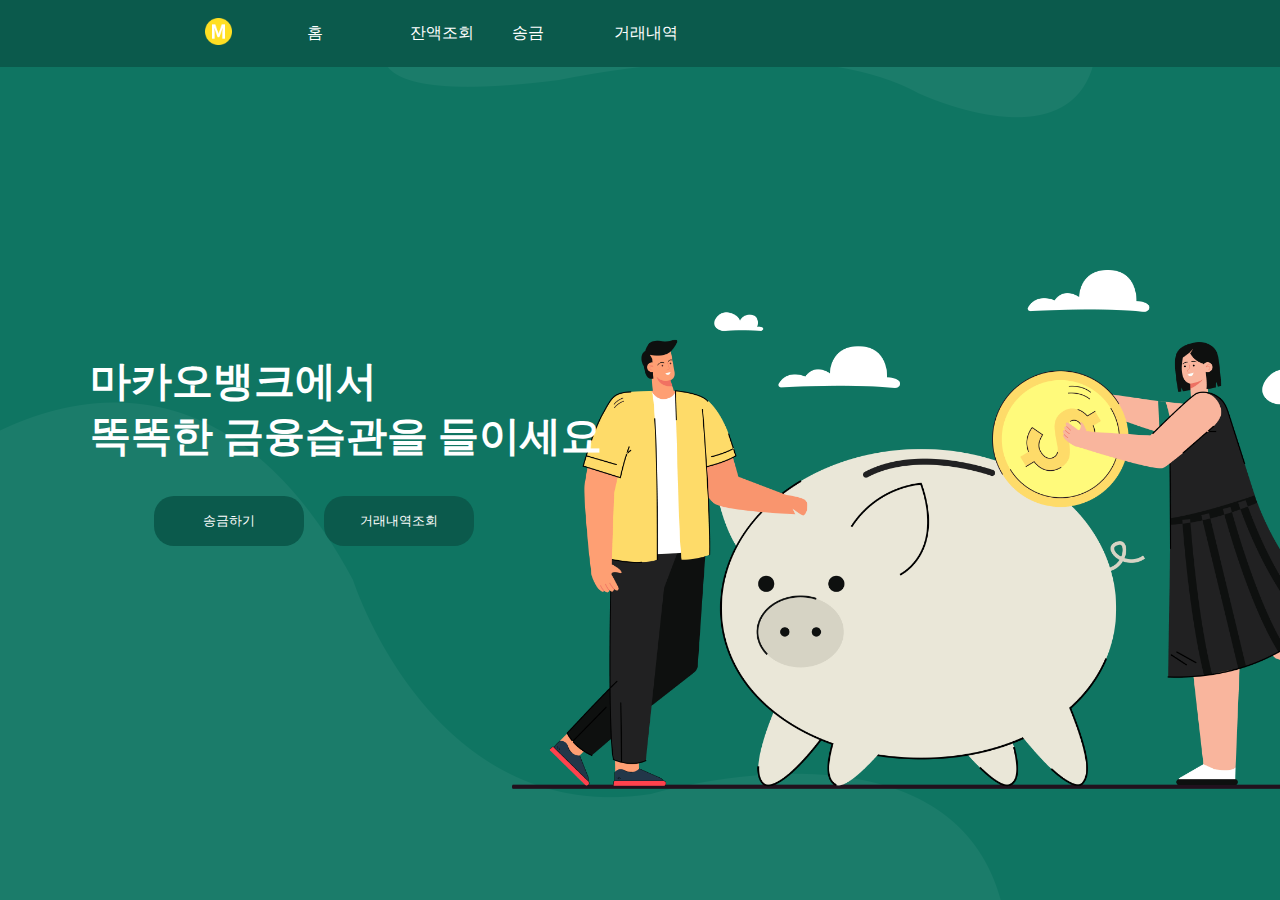
<file: index.html>
<!DOCTYPE html>
<html lang="ko">
    <head>
        <meta charset="UTF-8">
        <link rel="stylesheet" href="css/header.css" />
        <link rel="stylesheet" href="css/home.css" /> 
        <title>마카오 뱅크</title>
    </head>
    <body>

        <!---Header-->
        <header>
            <nav class="menu_bar">
                <div class="button">
                    <ul class="menu">
                        <li class="logo"><a href="https://seouldream.github.io/week06-HTML/"><img class="logo_image" src="image/logo.png" alt="">
                        </a></li>
                        <li><a href="https://seouldream.github.io/week06-HTML/">홈</a></li>
                        <li><a href="https://seouldream.github.io/week06-HTML/account">잔액조회</a></li>
                        <li><a href="https://seouldream.github.io/week06-HTML/transfer">송금</a></li>
                        <li><a href="https://seouldream.github.io/week06-HTML/transaction">거래내역</a></li>
                    </ul>
                </div>
            </nav>
        </header>

        <!-----Header-->
        
        <img src-="image/man.png" alt="">
        <section class="main">
            <article>
            <div class="home_text">
                <h2 class="title"><strong>마카오뱅크에서</strong>
                    <br> 똑똑한 금융습관을 들이세요</h2>
            </div>
            <div class="button">
                <span>
                <button class="mainButton"><a href="https://seouldream.github.io/week06-HTML/transfer">송금하기</a></button>
                </span>
                <span>
                <button class="mainButton"><a href="https://seouldream.github.io/week06-HTML/transaction">거래내역조회</a></button>
                </span>
            </div>   
            </div>
            <div class="mainImage"></div>
            </div>
            </article>
        </section>
    </body>
</html>
</file>
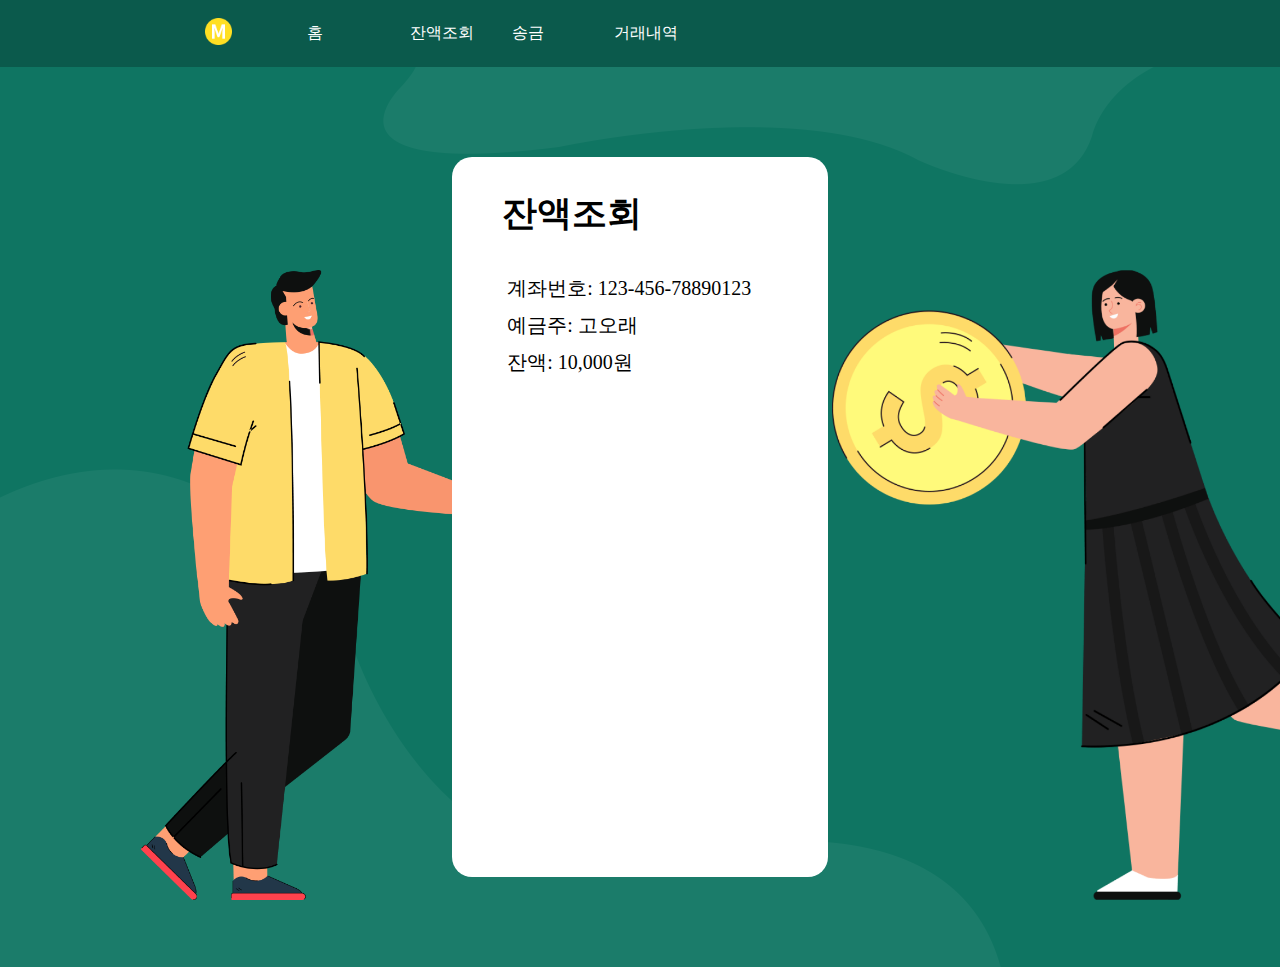
<file: account.html>
<!DOCTYPE html>
<html lang="ko">
    <head>
        <meta charset="UTF-8">
        <link rel="stylesheet" href="css/header.css" />
        <link rel="stylesheet" href="css/account.css" />
        <title>마카오 뱅크</title>
    </head>
    <body>

        <!---Header-->
        <header>
            <nav class="menu_bar">
                <div class="button">
                    <ul class="menu">
                        <li class="logo"><a href="https://seouldream.github.io/week06-HTML/"><img class="logo_image" src="image/logo.png" alt="">
                        </a></li>
                        <li><a href="https://seouldream.github.io/week06-HTML/">홈</a></li>
                        <li><a href="https://seouldream.github.io/week06-HTML/account">잔액조회</a></li>
                        <li><a href="https://seouldream.github.io/week06-HTML/transfer">송금</a></li>
                        <li><a href="https://seouldream.github.io/week06-HTML/transaction">거래내역</a></li>
                    </ul>
                </div>
            </nav>
        </header>

        <!-----Header-->
    <main>
        <div class="white_box">
            <div class="title"><strong>잔액조회</strong></div>
            <div class="account_list"> 
                <p>계좌번호: 123-456-78890123</p>
                <p>예금주: 고오래</p>
                <p>잔액: 10,000원</p>
            </div>
        </div>
        <div class="man_image"></div>
        <div class="woman_image"></div>
    </main>
    </body>
</html>
</file>
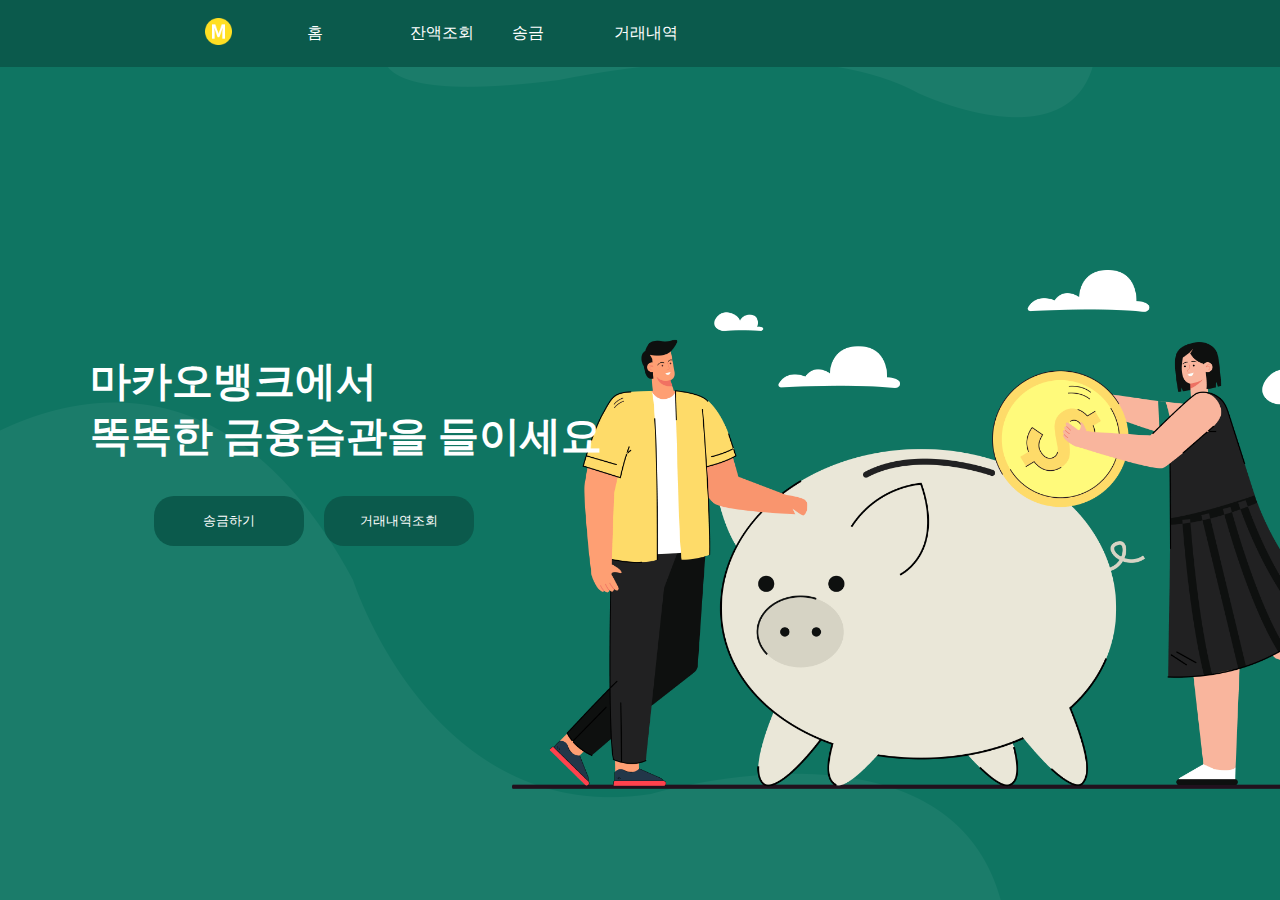
<file: makao-bank.html>
<!DOCTYPE html>
<html lang="ko">
    <head>
        <meta charset="UTF-8">
        <link rel="stylesheet" href="css/header.css" />
        <link rel="stylesheet" href="css/style.css" /> 
        <title>마카오 뱅크</title>
    </head>
    <body>

        <!---Header-->
        <header>
            <nav class="menu_bar">
                <div class="button">
                    <ul class="menu">
                        <li class="logo"><a href="http://127.0.0.1:5500/makao-bank.html"><img class="logo_image" src="image/logo.png" alt="">
                        </a></li>
                        <li><a href="http://127.0.0.1:5500/makao-bank.html">홈</a></li>
                        <li><a href="http://127.0.0.1:5500/account.html">잔액조회</a></li>
                        <li><a href="http://127.0.0.1:5500/transfer.html">송금</a></li>
                        <li><a href="http://127.0.0.1:5500/transaction.html">거래내역</a></li>
                    </ul>
                </div>
            </nav>
        </header>

        <!-----Header-->
        
        <img src-="image/man.png" alt="">
        <section class="main">
            <article>
            <div class="home_text">
                <h2 class="title"><strong>마카오뱅크에서</strong>
                    <br> 똑똑한 금융습관을 들이세요</h2>
            </div>
            <div class="button">
                <span>
                <button class="mainButton">송금하기</button>
                </span>
                <span>
                <button class="mainButton">거래내역조회</button>
                </span>
            </div>   
            </div>
            <div class="mainImage"></div>
            </div>
            </article>
        </section>
    </body>
</html>
</file>
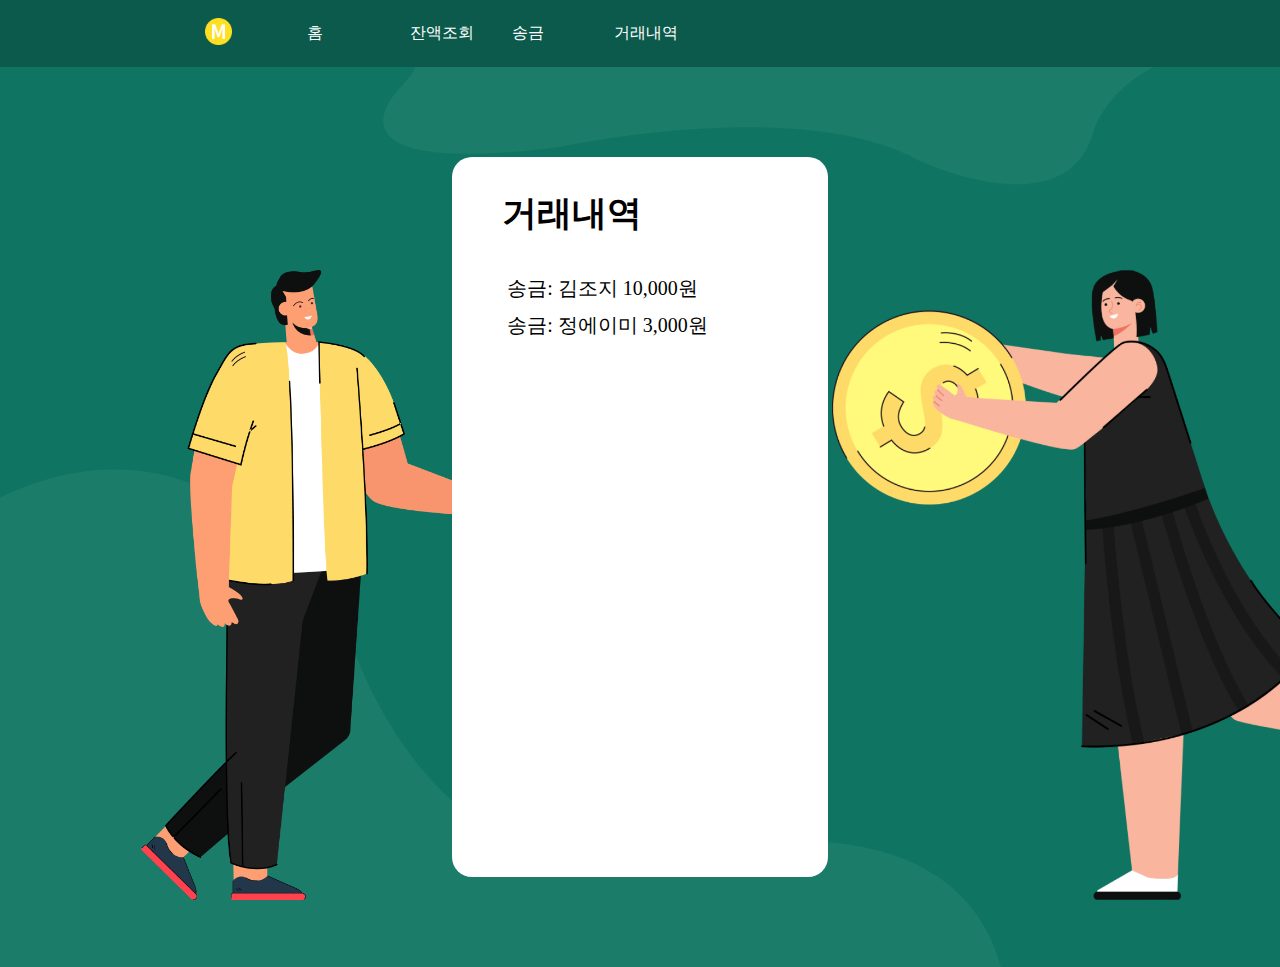
<file: transaction.html>
<!DOCTYPE html>
<html lang="ko">
    <head>
        <meta charset="UTF-8">
        <link rel="stylesheet" href="css/header.css" />
        <link rel="stylesheet" href="css/transaction.css" />
        <title>마카오 뱅크</title>
    </head>
    <body>

        <!---Header-->
        <header>
            <nav class="menu_bar">
                <div class="button">
                    <ul class="menu">
                        <li class="logo"><a href="https://seouldream.github.io/week06-HTML/"><img class="logo_image" src="image/logo.png" alt="">
                        </a></li>
                        <li><a href="https://seouldream.github.io/week06-HTML/">홈</a></li>
                        <li><a href="https://seouldream.github.io/week06-HTML/account">잔액조회</a></li>
                        <li><a href="https://seouldream.github.io/week06-HTML/transfer">송금</a></li>
                        <li><a href="https://seouldream.github.io/week06-HTML/transaction">거래내역</a></li>
                    </ul>
                </div>
            </nav>
        </header>

        <!-----Header-->
    <main>
        <div class="white_box">
            <div class="title"><strong>거래내역</strong></div>
            <div class="account_list"> 
                <p>송금: 김조지 10,000원</p>
                <p>송금: 정에이미 3,000원</p>
            </div>
        </div>
        <div class="man_image"></div>
        <div class="woman_image"></div>
    </main>
    </body>
</html>
</file>
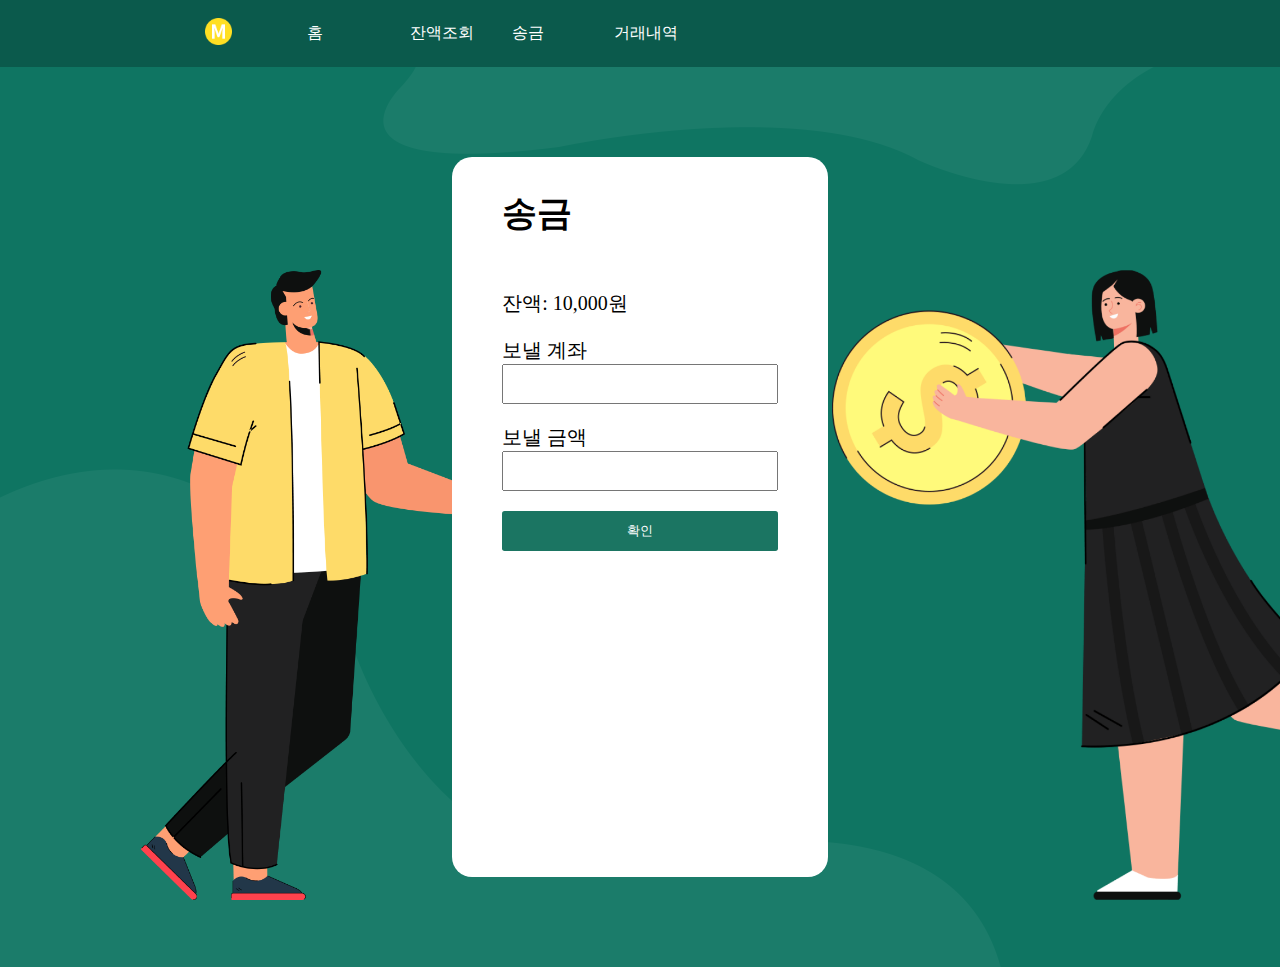
<file: transfer.html>
<!DOCTYPE html>
<html lang="ko">
    <head>
        <meta charset="UTF-8">
        <link rel="stylesheet" href="css/header.css" />
        <link rel="stylesheet" href="css/transfer.css" />
        <title>마카오 뱅크</title>
    </head>
    <body>

        <!---Header-->
        <header>
            <nav class="menu_bar">
                <div class="button">
                    <ul class="menu">
                        <li class="logo"><a href="https://seouldream.github.io/week06-HTML/"><img class="logo_image" src="image/logo.png" alt="">
                        </a></li>
                        <li><a href="https://seouldream.github.io/week06-HTML/">홈</a></li>
                        <li><a href="https://seouldream.github.io/week06-HTML/account">잔액조회</a></li>
                        <li><a href="https://seouldream.github.io/week06-HTML/transfer">송금</a></li>
                        <li><a href="https://seouldream.github.io/week06-HTML/transaction">거래내역</a></li>
                    </ul>
                </div>
            </nav>
        </header>
        <!-----Header-->
      <main>
      <div class="white_box">       
            <div class="title"><strong>송금</strong></div>
            <div class="transfer_list">
            <p>잔액: 10,000원</p>
            <form>
                
                <label for="to">보낼 계좌</label>
                <input type="text" id="to" required
                minlength="4" maxlength="8" size="10">
                <label for="amount">보낼 금액</label>
                <input type="number" id="amount" required
                minlength="4" maxlength="8" size="10">
                <div class="submit-container">   
                <button class="submit" type="submit">확인</button>
                </div>
            </form>
            </div>
      </div>    
        <div class="man_image"></div>
        <div class="woman_image"></div>
    </main>
  
    </body>
</html>
</file>
<file: css/header.css>
* { 
    padding: 0;
    margin: 0;
    box-sizing: border-box;
}

a:link {text-decoration: none; color: white;}
a:visited {text-decoration: none; color: white;}

 header {
    
    display: grid;
    padding-left: 16vw;
    align-items: center;
    background-color: rgb(11,90,76);
    height:67px

 }
 
 ul {
    list-style: none;
    display: grid;
    grid-template: 1fr / repeat(5, 1fr);
    grid-row: 2 span 3;
    align-items: center;
 }

 .menu_bar {
   
    display: grid;
    justify-content: space-between;
 }

 ul.menu>li{

   padding-right: 3vw;
    color: white;
    color: inherit;
 }

 .logo_image{
    
   height: 3vh;
 }
</file>
<file: css/home.css>
body { 
    display: grid;
    grid-template-rows: repeat(8, 1fr); 
    font-family: Roboto;
    height: 100vh;
    background-image: url("../image/wave.svg");
    background-color: rgb(15,117,98);
    
 }

.main {
    display: grid;
    grid-row: 4 / 7;
    grid-template-rows: 2fr 1fr;

}

article {
    padding:0  7vw;
    display: grid;

}
.home_text{
    display: grid; 
    align-self: center;
    font-size: 3vh;
    color: white;
    min-width: max-content;
}

.main .button {
    display: flex;
    margin-left: 5vw;
    align-items: center;
    
}
.main .button>span {
    padding-right: 20px;
}
.mainButton {
    background-color: rgb(11,90,76);
    border-radius: 20px;
    border: 0;
    outline: 0;
    height: 50px;
    width: 150px;
    color: white;
    min-width: max-content;;
}

.mainImage {                                                                                                                          
    display: block;
    position: absolute;
    top: 30vh;
    bottom: 10vh;
    left: 40vw;
    right:10vw;
    background-image: url("../image/saving.png");
    background-size: 100vh;
    background-repeat: no-repeat;
    min-width: 100%;
    z-index: -1;
}
</file>
<file: css/account.css>
main { 
    display: grid;
    padding: 0 6vw;
    grid-template-rows: 10% repeat(8, 1fr) 10%; 
    grid-template-columns: 1fr 1fr 1fr;
    font-family: Roboto;
    height: 100vh;
    background-image: url("../image/wave.svg");
    background-color: rgb(15,117,98);
    
 }

 
 .white_box {
    padding-left: 50px;
    padding-right: 50px;
    grid-row: 2 / 10;
    grid-column: 2 / 3;
    background-color: white;
    border-radius: 20px;
    display: grid;
    grid-template-rows: repeat(6,1fr) 40px ;
    z-index: 1;
    min-width: max-content;
 }

 .title {
    display: grid;
    grid-row: 1 / 2;
    align-self: center;
    font-size: 35px;
    min-width: max-content;
 }

 .account_list {
    grid-row: 2 / 4;
    align-self: start;
    font-size: 20px;
    
 }

p {
    padding: 5px;
}

.man_image {
    position: absolute;
    top: 30vh;
    bottom: 0vh;
    left: 11vw;
    right:0vw;
    background-image: url("../image/man.png");
    background-size: contain;
    background-repeat: no-repeat;
    z-index: 0;
    min-height: 50%;
    min-width: 100%;
}

.woman_image {
    position: absolute;
    top: 30vh;
    bottom: 0vh;
    left:65vw;
    right:0vw;
    background-image: url("../image/woman.png");
    background-size: contain;
    background-repeat: no-repeat;
    z-index: 0;
    min-height: 50%;
    min-width: 100%;
}
</file>
<file: css/style.css>
body { 
    display: grid;
    grid-template-rows: repeat(8, 1fr); 
    font-family: Roboto;
    height: 100vh;
    background-image: url("../image/wave.svg");
    background-color: rgb(15,117,98);
    
 }

.main {
    display: grid;
    grid-row: 4 / 7;
    grid-template-rows: 2fr 1fr;

}

article {
    padding:0  7vw;
    display: grid;

}
.home_text{
    display: grid; 
    align-self: center;
    font-size: 3vh;
    color: white;
    min-width: max-content;
}

.main .button {
    display: flex;
    margin-left: 5vw;
    align-items: center;
    
}
.main .button>span {
    padding-right: 20px;
}
.mainButton {
    background-color: rgb(11,90,76);
    border-radius: 20px;
    border: 0;
    outline: 0;
    height: 50px;
    width: 150px;
    color: white;
    min-width: max-content;;
}

.mainImage {                                                                                                                          
    display: block;
    position: absolute;
    top: 30vh;
    bottom: 10vh;
    left: 40vw;
    right:10vw;
    background-image: url("../image/saving.png");
    background-size: 100vh;
    background-repeat: no-repeat;
    min-width: 100%;
    z-index: -1;
}
</file>
<file: css/transaction.css>
main { 
    display: grid;
    padding: 0 6vw;
    grid-template-rows: 10% repeat(8, 1fr) 10%; 
    grid-template-columns: 1fr 1fr 1fr;
    font-family: Roboto;
    height: 100vh;
    background-image: url("../image/wave.svg");
    background-color: rgb(15,117,98);
    
 }

 
 .white_box {
    padding-left: 50px;
    padding-right: 50px;
    grid-row: 2 / 10;
    grid-column: 2 / 3;
    background-color: white;
    border-radius: 20px;
    display: grid;
    grid-template-rows: repeat(6,1fr) 40px ;
    z-index: 1;
    min-width: max-content;
 }

 .title {
    display: grid;
    grid-row: 1 / 2;
    align-self: center;
    font-size: 35px;
    min-width: max-content;
 }

 .account_list {
    grid-row: 2 / 4;
    align-self: start;
    font-size: 20px;
    
 }

p {
    padding: 5px;
}

.man_image {
    position: absolute;
    top: 30vh;
    bottom: 0vh;
    left: 11vw;
    right:0vw;
    background-image: url("../image/man.png");
    background-size: contain;
    background-repeat: no-repeat;
    z-index: 0;
    min-height: 50%;
    min-width: 100%;
}

.woman_image {
    position: absolute;
    top: 30vh;
    bottom: 0vh;
    left:65vw;
    right:0vw;
    background-image: url("../image/woman.png");
    background-size: contain;
    background-repeat: no-repeat;
    z-index: 0;
    min-height: 50%;
    min-width: 100%;
}
</file>
<file: css/transfer.css>
main { 
    display: grid;
    padding: 0 6vw;
    grid-template-rows: 10% repeat(8, 1fr) 10%; 
    grid-template-columns: 1fr 1fr 1fr;
    font-family: Roboto;
    height: 100vh;
    background-image: url("../image/wave.svg");
    background-color: rgb(15,117,98);
    
 }

 
 .white_box {
    padding-left: 50px;
    padding-right: 50px;
    grid-row: 2 / 10;
    grid-column: 2 / 3;
    background-color: white;
    border-radius: 20px;
    display: grid;
    grid-template-rows: repeat(6,1fr) 40px ;
    z-index: 1;
    min-width: max-content;
 }

 .title {
    display: grid;
    grid-row: 1 / 2;
    align-self: center;
    font-size: 35px;
    min-width: max-content;
 }

 .transfer_list {
    grid-row: 2 / 4;
    align-self: start;
    font-size: 20px;
 }


p {
    padding-top: 20px;

}

form {
    display: grid;
    grid-template-rows: repeat(1,fr);

}


label {
    padding-top: 20px;
}

input {
    height: 3em;
}

.submit {
    height: 3em;
    border: none;
    outline: none;
    background-color: rgb(27,117,98);
    border-radius: 0.2em;
    width: 100%;

    color: white
}

.submit-container {
    padding-top: 20px;
}



.man_image {
    position: absolute;
    top: 30vh;
    bottom: 0vh;
    left: 11vw;
    right:0vw;
    background-image: url("../image/man.png");
    background-size: contain;
    background-repeat: no-repeat;
    z-index: 0;
    min-height: 50%;
    min-width: 100%;
}

.woman_image {
    position: absolute;
    top: 30vh;
    bottom: 0vh;
    left:65vw;
    right:0vw;
    background-image: url("../image/woman.png");
    background-size: contain;
    background-repeat: no-repeat;
    z-index: 0;
    min-height: 50%;
    min-width: 100%;
}
</file>
